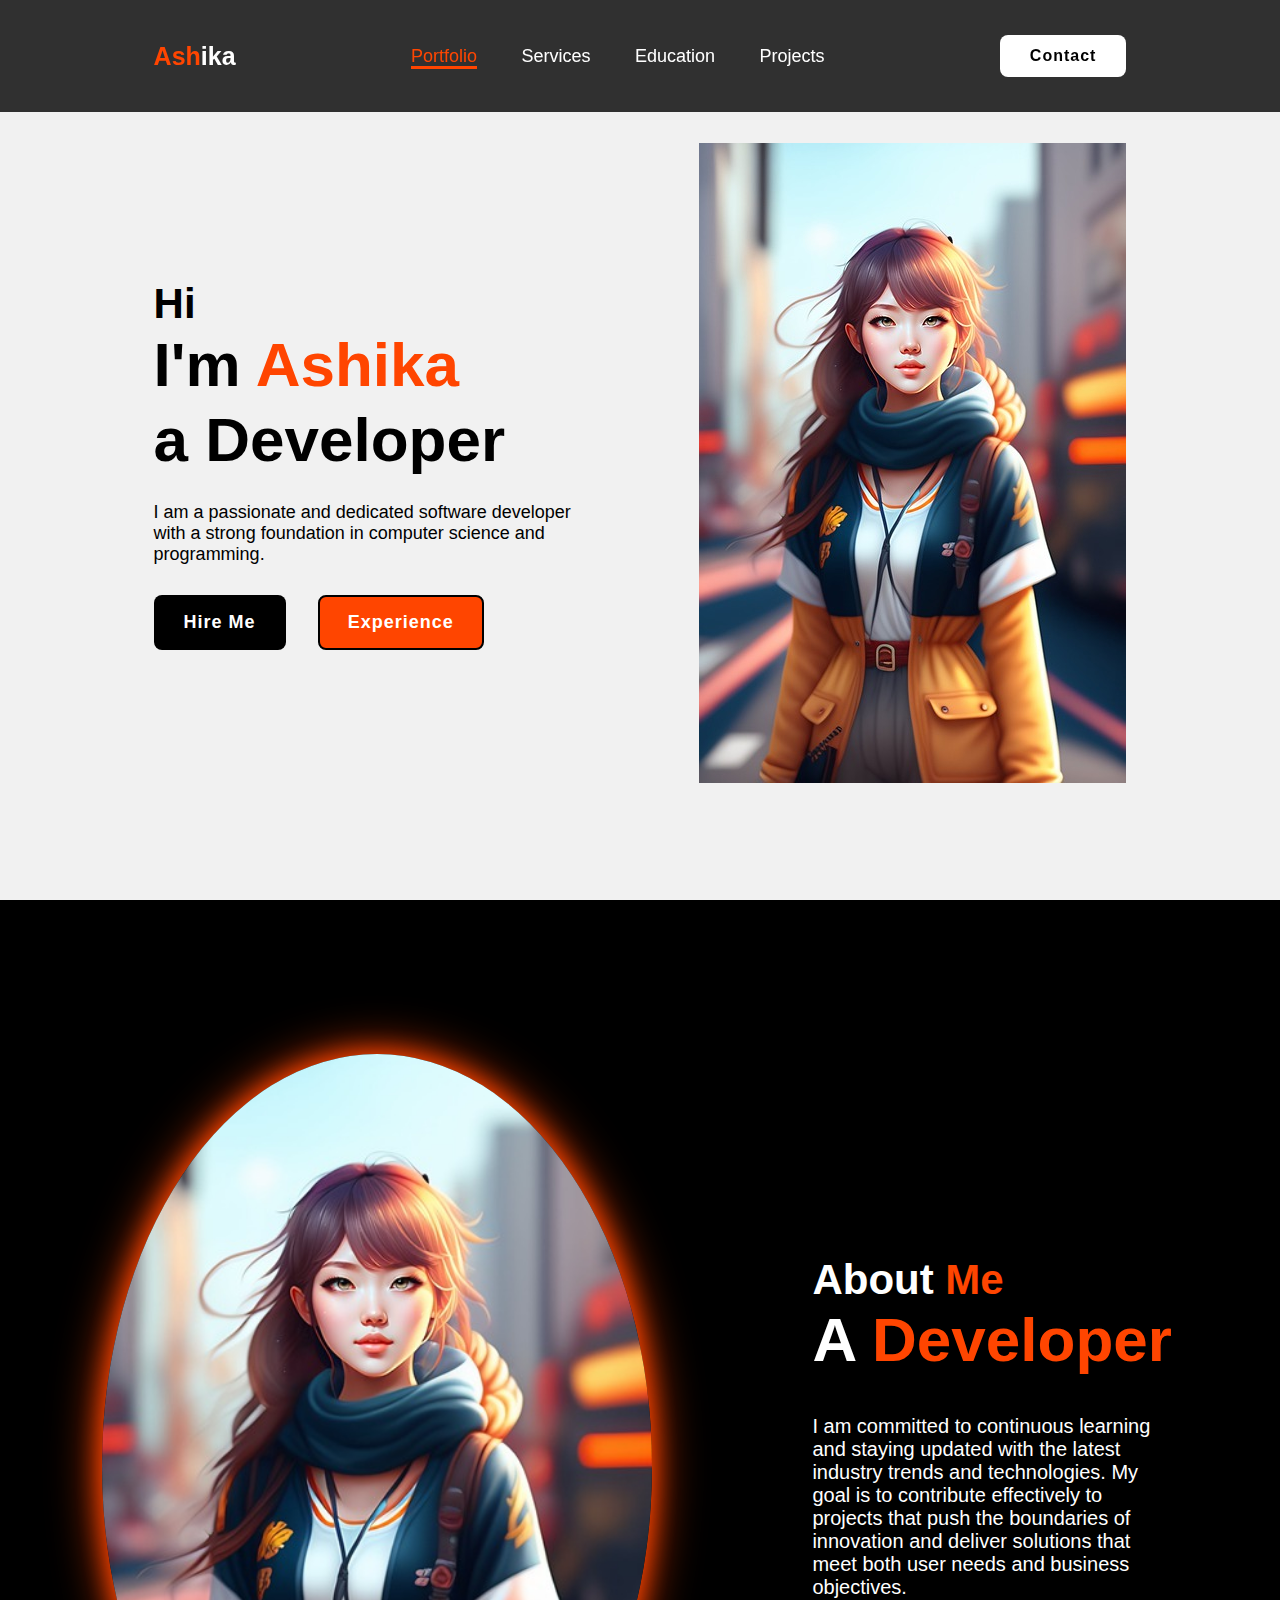
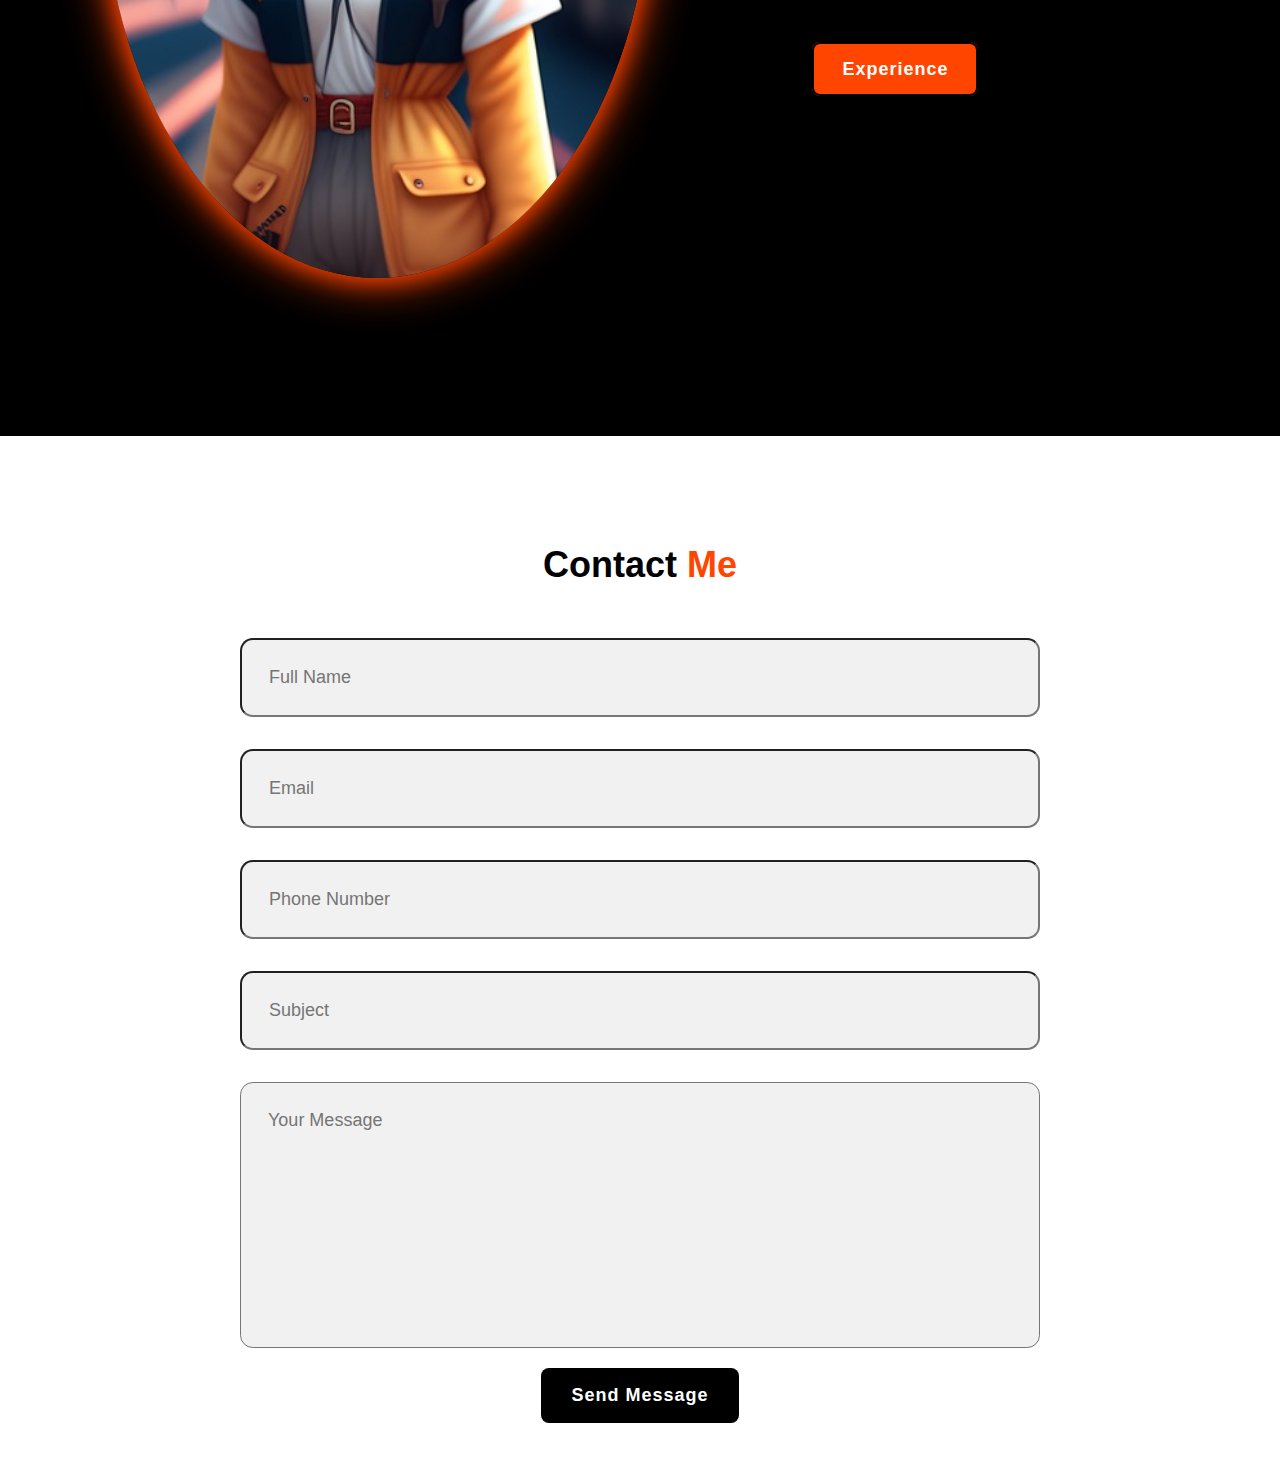
<file: Task1/index.html>
<!DOCTYPE html>
<html lang="en">
<head>
    <meta charset="UTF-8">
    <meta name="viewport" content="width=device-width, initial-scale=1.0">
    <title>Portfolio</title>
    <link rel="stylesheet" href="style.css">
    <link href='https://unpkg.com/boxicons@2.1.4/css/boxicons.min.css' rel='stylesheet'>
</head>
<body>
    <header class="header">
        <a href="#" class="logo"><span>Ash</span>ika</a>
        <nav class="navbar">
            <a href="#" class="active">Portfolio</a>
            <a href="#">Services</a>
            <a href="#">Education</a>
            <a href="#">Projects</a>
        </nav>

        <a href ="#" class="contact">Contact</a>
    </header>

    <section class="home">
        <div class="home-content">
             <h3>Hi</h3>

            <h1>I'm <span>Ashika<br></span>a Developer</h1>
            <p> I am a passionate and dedicated software developer with a strong foundation in computer science and programming.</p>
            
            <div class="btn-box">
                <button class="btn-1">Hire Me</button>
                <button class="btn-2">Experience</button>
            </div>
        </div>
        <div class="img-box">
            <img src="image.jpg" alt="">
        </div>
    </section>
    <section class="about">
        <div class="about-img">
            <img src="image.jpg" alt="">
        </div>

        <div class="about-content">
            <h2 class="heading">About <span>Me</span></h2>
            <h3>A <span>Developer</span></h3>
            <p>I am committed to continuous learning and staying updated with the latest industry trends and technologies. My goal is to contribute effectively to projects that push the boundaries of innovation and deliver solutions that meet both user needs and business objectives.</p>
            <a href="#" class="btn-2">Experience</a>
        </div>
    </section>
    <section class="contact-form">
        <h2 class="contact-me">Contact <span>Me</span></h2>
        <form action="#">
            <div class="input-box">
                <input type="text" placeholder="Full Name">
                <input type="email" placeholder="Email">
            </div>

            <div class="input-box">
                <input type="number" placeholder="Phone Number">
                <input type="text" placeholder="Subject">
            </div>
            <textarea name="" id="" cols="30" rows="10" placeholder="Your Message"></textarea>
            <input type="submit" value="Send Message" class="btn-1">
        </form>
    </section>

    
</body>
</html>
</file>
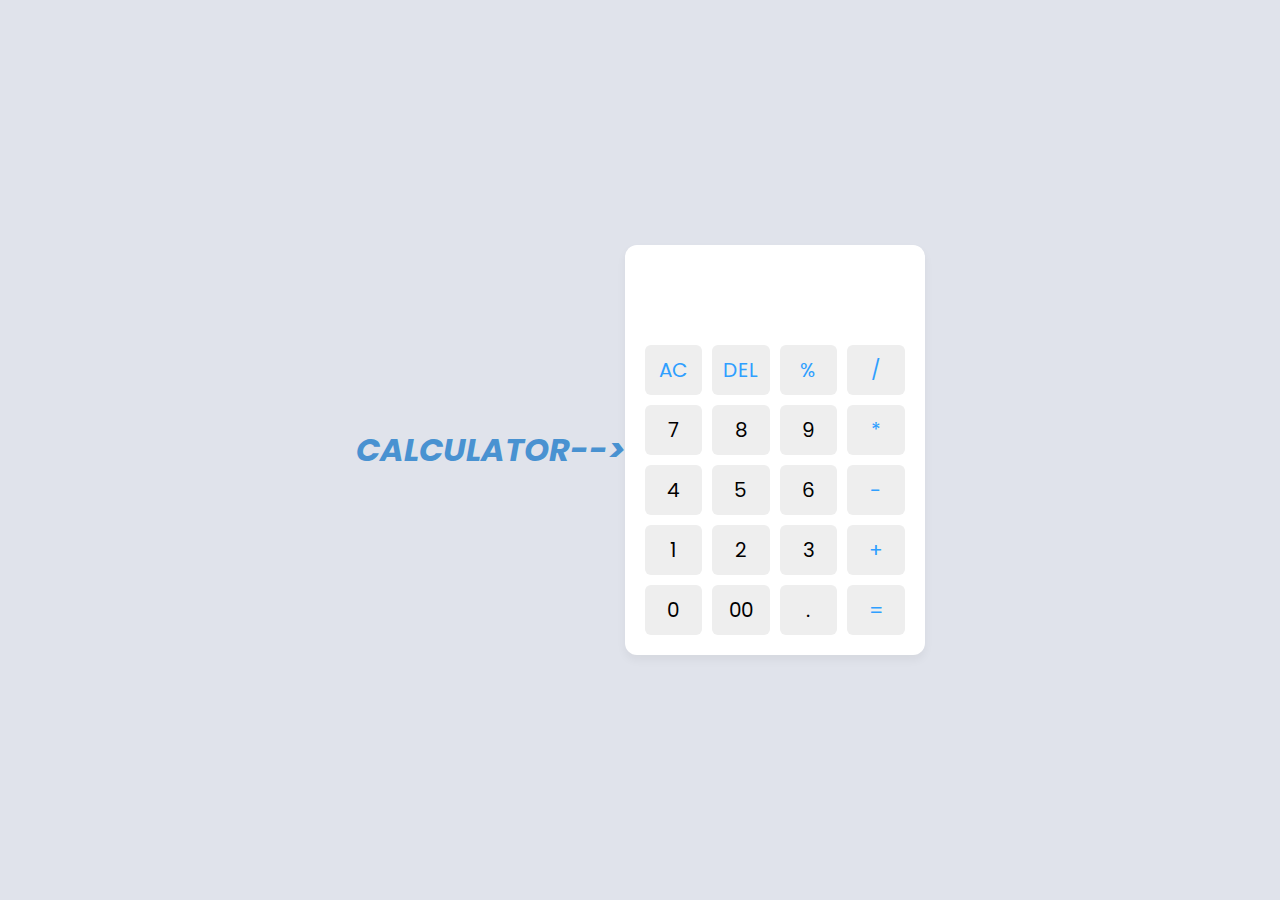
<file: Task3/index.html>
<!DOCTYPE html>
<html lang="en">
  <head>
    <meta charset="UTF-8" />
    <meta http-equiv="X-UA-Compatible" content="IE=edge" />
    <meta name="viewport" content="width=device-width, initial-scale=1.0" />
    <title>Calculator in HTML CSS & JavaScript</title>
    <link rel="stylesheet" href="style.css" />
  </head>
  <body>
    <h1>CALCULATOR--></h1>
    <div class="container">
      <input type="text" class="display" />

      <div class="buttons">
        <button class="operator" data-value="AC">AC</button>
        <button class="operator" data-value="DEL">DEL</button>
        <button class="operator" data-value="%">%</button>
        <button class="operator" data-value="/">/</button>

        <button data-value="7">7</button>
        <button data-value="8">8</button>
        <button data-value="9">9</button>
        <button class="operator" data-value="*">*</button>

        <button data-value="4">4</button>
        <button data-value="5">5</button>
        <button data-value="6">6</button>
        <button class="operator" data-value="-">-</button>

        <button data-value="1">1</button>
        <button data-value="2">2</button>
        <button data-value="3">3</button>
        <button class="operator" data-value="+">+</button>

        <button data-value="0">0</button>
        <button data-value="00">00</button>
        <button data-value=".">.</button>
        <button class="operator" data-value="=">=</button>
      </div>
    </div>

    <script src="script.js"></script>
  </body>
</html>
</file>
<file: Task1/style.css>
*{
    margin: 0;
    padding: 0;
    box-sizing: border-box;
    font-family: 'Poppins', sans-serif;
    text-decoration: none;
    list-style: none;

}
.header{
    position: fixed;
    top: 0;
    left: 0;
    width: 100%;
    padding: 35px 12%;
    background: rgba(0,0,0,0.8);
    backdrop-filter: blur(10px);
    display: flex;
    justify-content: space-between;
    align-items: center;
    z-index: 100;
}
.logo{
    font-size: 25px;
    color: white;
    font-weight: 600;
    transition: 0.3s ease;
}
.logo:hover{
    color: orangered;
    text-shadow: 0 0 25px orangered, 
                 0 0 50px orangered;
    transform: scale(1.1);
}
span{
    color: orangered;
}
.navbar a{
    font-size: 18px;
    color: white;
    font-weight: 500;
    margin: 0 20px;
    border-bottom: 3px solid transparent;
    transition: 0.3s ease;
}
.navbar a:hover,
.navbar a.active{
    color: orangered;
    border-bottom: 3px solid orangered;
}
.contact{
    padding: 10px 28px;
    background-color: white;
    color: black;
    border: 2px solid transparent;
    border-radius: 8px;
    font-size: 16px;
    letter-spacing: 1px;
    font-weight: 600;
    transition: 0.3s ease;
 }
.contact:hover{
    background-color:  orangered;
    box-shadow: 0 0 25px orangered;
    color: white;
}
.home{
    width: 100%;
    min-height: 100vh;
    background: rgb(241, 241, 241);
    display: flex;
    align-items: center;
    gap: 7em;
    padding: 30px 12% 0;
}
.home-content {
    max-width: 800px;
}
.home-content h3{
    font-size: 42px;
}
.home-content h1{
    font-size: 62px;
    line-height: 1.2;
}
.home-content p{
    font-size: 18px;
    margin: 25px 0 30px;
}
.btn-box{
    width: 345px;
    display: flex;
    gap: 2em;
}
.btn-1{
    padding: 15px 28px;
    background-color: black;
    color: white;
    border: 2px solid transparent;
    border-radius: 8px;
    font-size: 18px;
    letter-spacing: 1px;
    font-weight: 600;
    transition: 0.3s ease;
    cursor: pointer;
}
.btn-1:hover{
    background-color: white;
    color: black;
    border: 2px solid black;
}
.btn-2{
    padding: 15px 28px;
    background-color: orangered;
    color: white;
    border: 2px solid black;
    border-radius: 8px;
    font-size: 18px;
    letter-spacing: 1px;
    font-weight: 600;
    transition: 0.3s ease;
    cursor: pointer;
}
.btn-2:hover{
    background-color: white;
    color:orangered;
}
.img-b0x img{
    border-radius: 50%;
    width: 550px;
}
::-webkit-scrollbar{
    width: 15px;
}
::-webkit-scrollbar-thumb{
    background-color: orangered;
}
::-webkit-scrollbar-track{
    background-color: rgba(0,0,0,0.6);
    width: 50px;
}
.about{
    display: flex;
    justify-content: center;
    align-items: center;
    padding: 12% 8%;
    gap: 10em;
    background: black;
}
.about-img img{
    position: relative;
    width: 550px;
    box-shadow: 0 0 25px orangered,
                0 0 50px orangered;
    border-radius: 50%;
}
.about-content h2{
    text-align: left;
    color: white;
    font-size: 42px;
}
.about-content h3{
    font-size: 62px;
    color: white;
}
.about-content p{
    color: white;
    font-size: 20px;
    margin: 2em 0 3em;
}

.contact-form h2{
    text-align: center;
    margin-top: 3em ;
    margin-bottom: 1em;
    font-size: 36px;
}
.contact-form form{
    max-width: 50em;
    margin: 1rem auto;
    text-align: center;
    margin-bottom: 3em;
}
.contact-form form .input-box{
    display: flex;
    justify-content: center;
    flex-wrap: wrap;
}
.contact-form form .input-box input,
.contact-form form textarea{
    width: 100%;
    padding: 1.5em;
    font-size: 18px;
    color: black;
    background: rgb(241, 241, 241);
    border-radius: .8rem;
    margin: 1rem 0;
    resize: none;
}
</file>
<file: Task3/style.css>
@import url("https://fonts.googleapis.com/css2?family=Poppins:wght@300;400;500;600;700&display=swap");
* {
  margin: 0;
  padding: 0;
  box-sizing: border-box;
  font-family: "Poppins", sans-serif;
}
h1{
  color: #4992d1;
  font-style:oblique;
}
body {
  height: 100vh;
  display: flex;
  align-items: center;
  justify-content: center;
  background: #e0e3eb;
}
.container {
  position: relative;
  max-width: 300px;
  width: 100%;
  border-radius: 12px;
  padding: 10px 20px 20px;
  background: #fff;
  box-shadow: 0 5px 10px rgba(0, 0, 0, 0.05);
}
.display {
  height: 80px;
  width: 100%;
  outline: none;
  border: none;
  text-align: right;
  margin-bottom: 10px;
  font-size: 25px;
  color: #000e1a;
  pointer-events: none;
}
.buttons {
  display: grid;
  grid-gap: 10px;
  grid-template-columns: repeat(4, 1fr);
}
.buttons button {
  padding: 10px;
  border-radius: 6px;
  border: none;
  font-size: 20px;
  cursor: pointer;
  background-color: #eee;
}
.buttons button:active {
  transform: scale(0.99);
}
.operator {
  color: #2f9fff;
}
</file>
